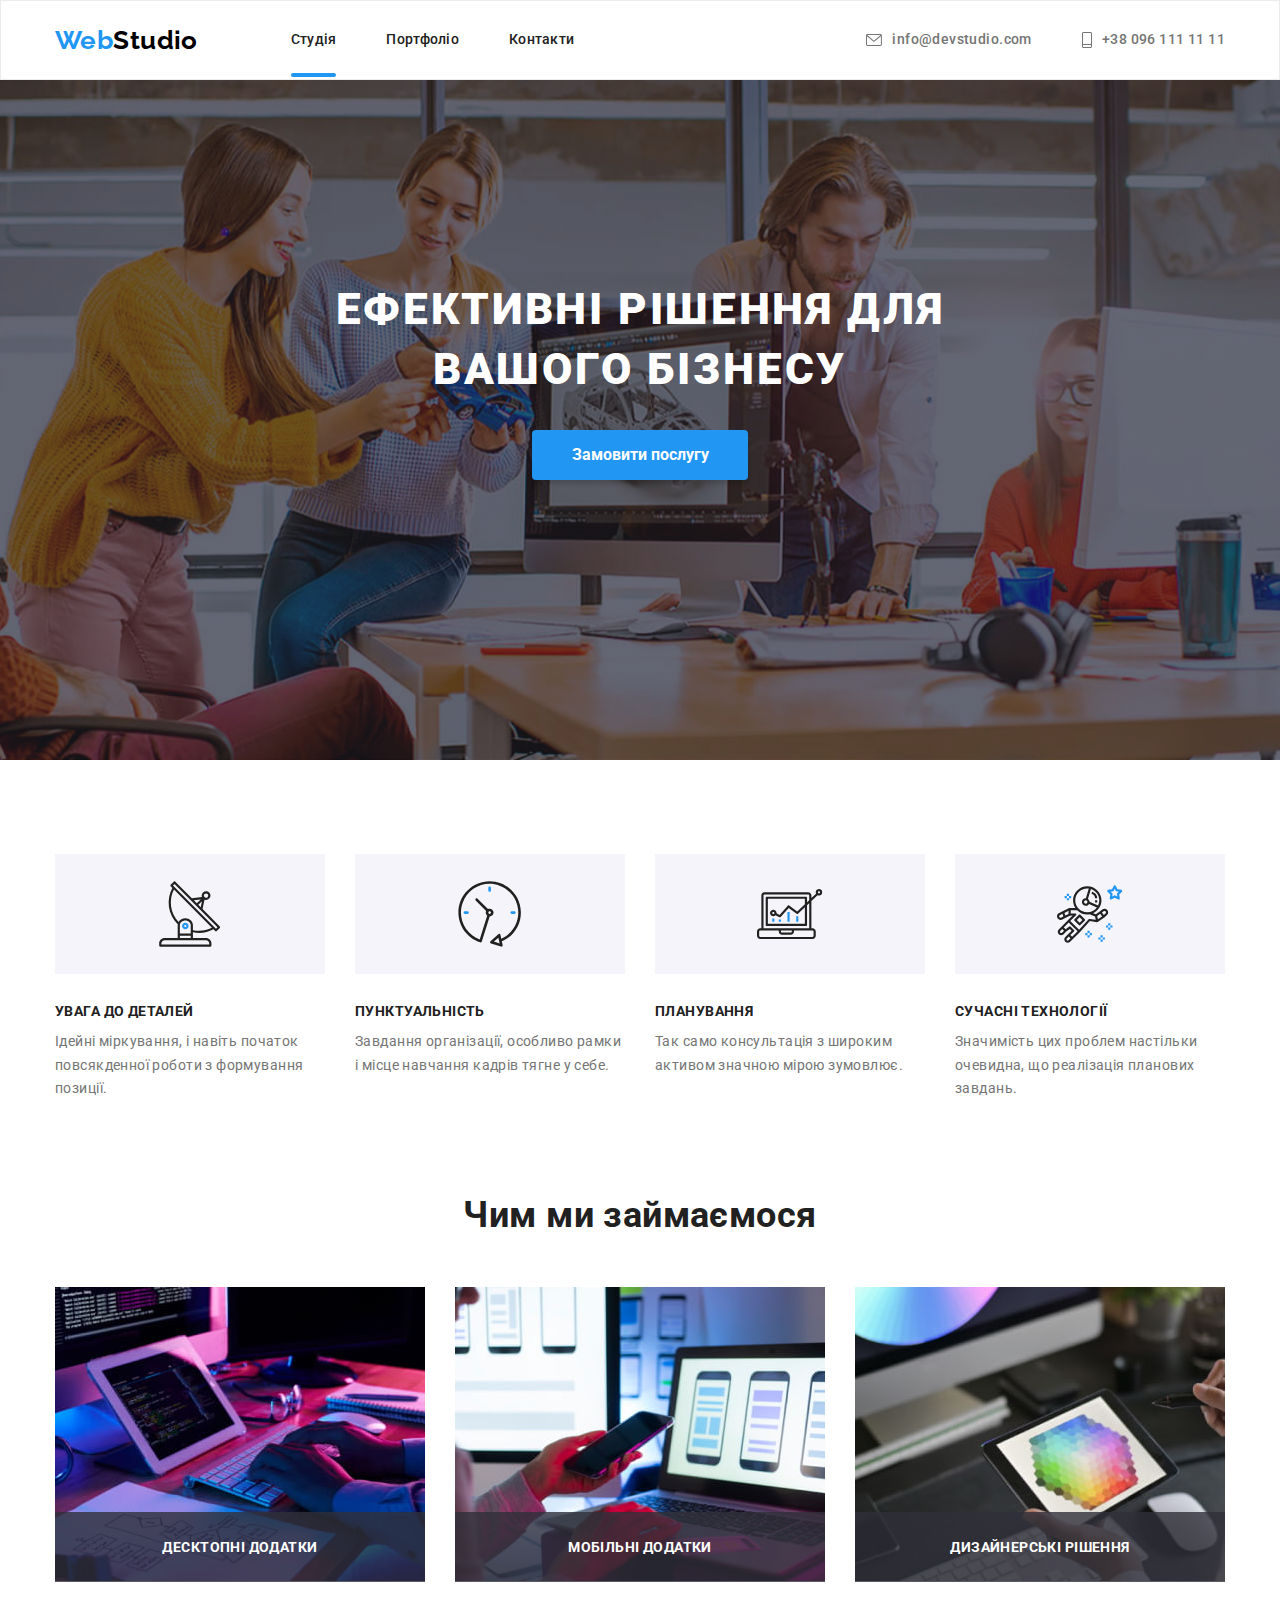
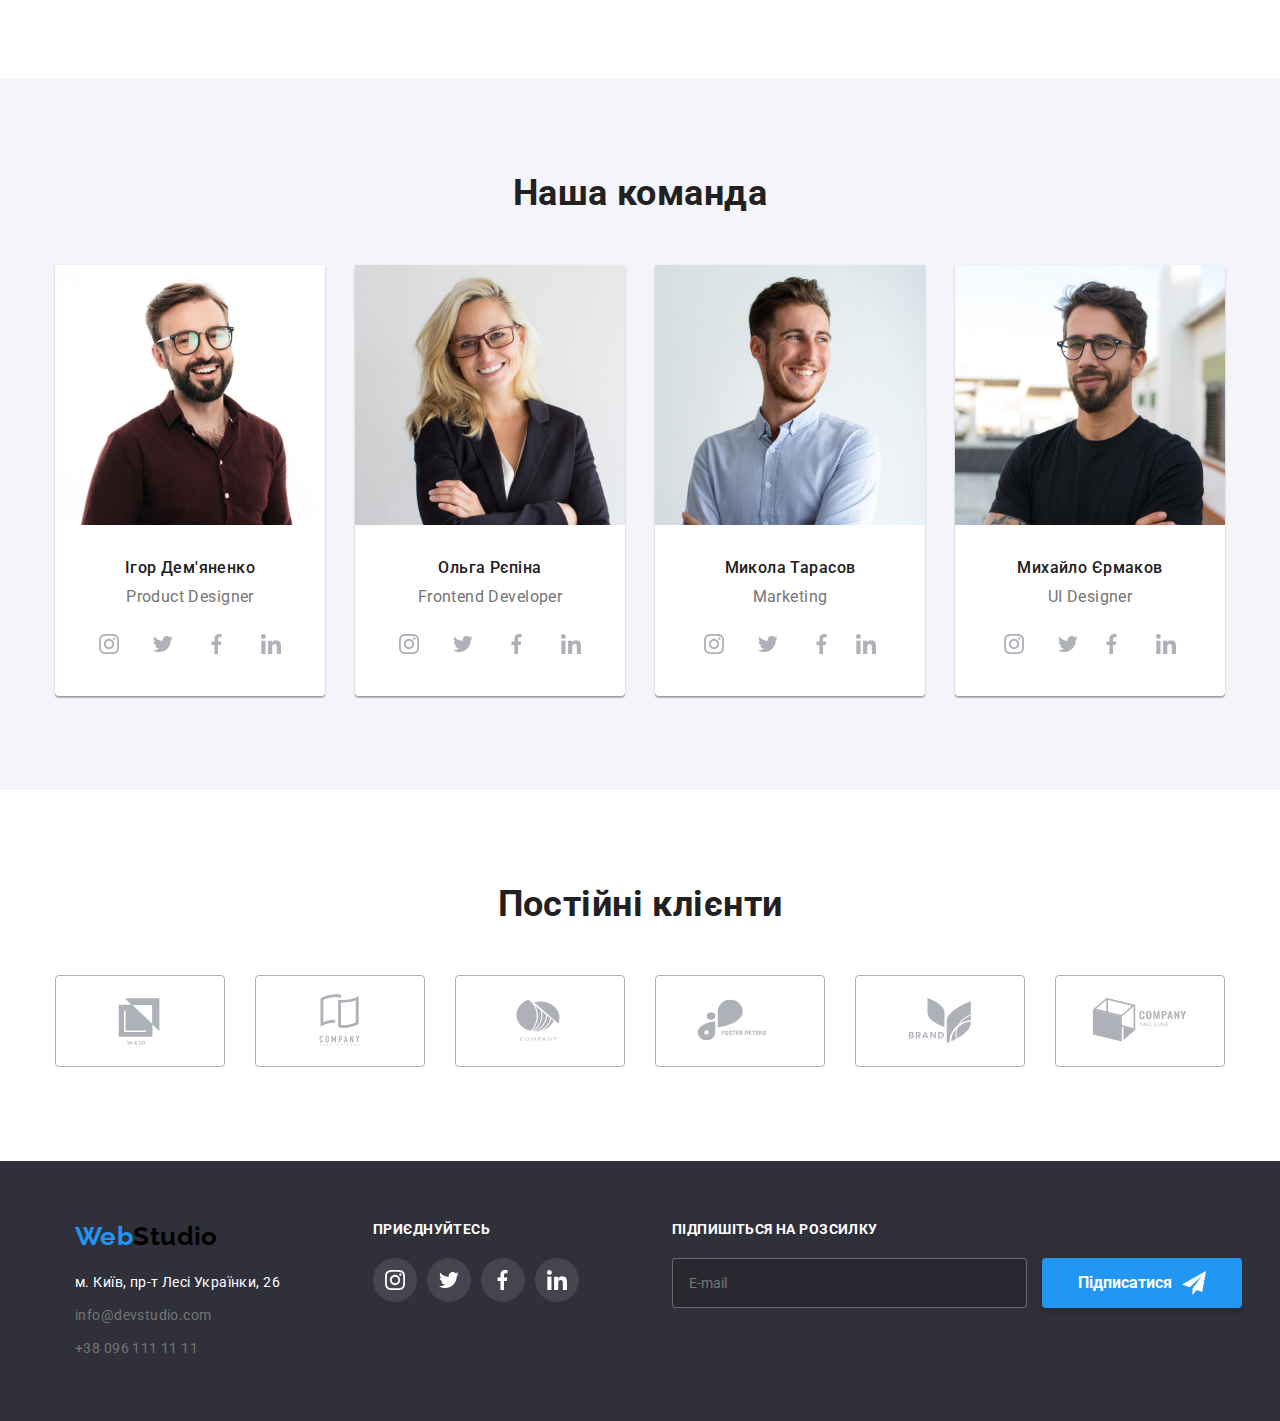
<file: index.html>
<!DOCTYPE html>
<html lang="uk">

<head>
    <meta charset="UTF-8">
    <meta http-equiv="X-UA-Compatible" content="IE=edge">
    <meta name="viewport" content="width=device-width, initial-scale=1.0">
    <link rel="stylesheet" href="./css/normalize.css">
    <link rel="stylesheet" href="./css/main.min.css">
    <link rel="preconnect" href="https://fonts.googleapis.com">
    <link rel="preconnect" href="https://fonts.gstatic.com" crossorigin>
    <link
        href="https://fonts.googleapis.com/css2?family=Raleway:wght@700&family=Roboto:wght@400;500;700;900&display=swap"
        rel="stylesheet">
    <title>WebStudio</title>
</head>

<body>
    <header class="head">
        <div class="container">
            <nav class="d-flex">
                <a class="web" href="./index.html">Web<span class="studio logo">Studio</span></a>
                <ul class="list">
                    <li class="list-itam">
                        <a class="selected" href="./index.html">Студія</a>
                    </li>
                    <li class="list-itam">
                        <a href="./portfolio.html">Портфоліо</a>
                    </li>
                    <li class="list-itam">
                        <a href="./index.html">Контакти</a>
                    </li>
                </ul>
                <ul class="contacts">
                    <li class="contacts-itame">
                        <svg class="contacts-icone" width="16px" height="12px">
                            <use href="./images/symbol-defs.svg#icon-mail"></use>
                        </svg>
                        <a class="mail d-flex" href="mailto:info@devstudio.com">info@devstudio.com
                        </a>
                    </li>
                    <li class="contacts-itame">
                        <svg class="contacts-icone" width="10px" height="16px">
                            <use href="./images/symbol-defs.svg#icon-tell"></use>
                        </svg>
                        <a class="tel d-flex" href="tell:+380961111111">+38 096 111 11 11</a>
                    </li>
                </ul>
        </div>
        </nav>
    </header>
    <main>
        <section class="title d-flex hero ">
            <h1 class="title-h1">ЕФЕКТИВНІ РІШЕННЯ ДЛЯ ВАШОГО БІЗНЕСУ</h1>
            <button data-modal-open class="button" type="button">Замовити послугу</button>
            <div class="bacdrop is-hidden" data-modal>
                <div class="modal">
                    <button class="close" data-modal-close>
                        <svg class="modal-clos" width="11px" height="11px">
                            <use href="./images/symbol-defs.svg#icon-Vector"></use>
                        </svg>
                    </button>
                    <h2 class="form-title">Залиште свої дані, ми вам передзвонимо</h2>
                    <form class="form">
                    <div class="form-field">
                        <label class="label-input"><p class="form-margin">Ім'я</p>
                        <input type="text" class="form-lable" name="username"/>
                        <svg class="label-icon" width="12px" height="12px">
                            <use href="./images/symbol-defs.svg#icon-Vector-3"></use>
                        </svg>
                        </label>
                        <label class="label-input"><p class="form-margin">Телефон</p>
                            <input type="tell" class="form-lable" name="tell"/>
                            <svg class="label-icon" width="12px" height="12px">
                                <use href="./images/symbol-defs.svg#icon-Vector-1"></use>
                            </svg>
                            </label>
                        <label class="label-input"><p class="form-margin">Пошта</p>
                            <input type="email" class="form-lable" name="email"/>
                            <svg class="label-icon" width="12px" height="12px">
                                <use href="./images/symbol-defs.svg#icon-Vector-2"></use>
                            </svg>
                        </label>
                        <label class="label-input"><p class="form-margin">Коментар</p></label>
                            <textarea name="coment" class="form-lable textarea" rows="60" placeholder="Введіть текст"></textarea>
                            <label class="label-input input-row"> 
                        <input class="checkbox" type="checkbox" name="chec" value="Погоджуюся з розсилкою та приймаю Умови договору"/>
                        <span class="checkbox-icon">
                        <svg class="" width="15px" height="15px">
                            <use href="./images/symbol-defs.svg#icon-chek"></use>
                        </svg>
                    </span>
                         <p class="margit-textar">Погоджуюся з розсилкою та приймаю <a class="text-dek" href="">Умови договору</a></p> 
                        </label>
                    </label>
                    </div>
                     <button class="sub" type="submit">Відправити</button> 
                        
                </div>
            </div>
        </section>

        <section class="container section">
            <h2 hidden></h2>
            <ul class="d-flex">
                <li class="about-item">
                    <div class="backround-fon d-flex">
                        <svg class="icon-satellite" width="65.32px" height="70px">
                            <use href="./images/symbol-defs.svg#icon-antenna"></use>
                        </svg>
                    </div>
                    <h3 class="title-list">УВАГА ДО ДЕТАЛЕЙ</h3>
                    <p class="title-list-itam">Ідейні міркування, і навіть початок повсякденної роботи з формування
                        позиції.</p>
                </li>
                <li class="about-item">
                    <div class="backround-fon d-flex">
                        <svg class="icon-satellite" width="65.32px" height="70px">
                            <use href="./images/symbol-defs.svg#icon-cloc"></use>
                        </svg>
                    </div>
                    <h3 class="title-list">ПУНКТУАЛЬНІСТЬ</h3>
                    <p class="title-list-itam">Завдання організації, особливо рамки і місце навчання кадрів тягне у
                        себе.</p>
                </li>
                <li class="about-item">
                    <div class="backround-fon d-flex">
                        <svg class="icon-satellite" width="65.32px" height="70px">
                            <use href="./images/symbol-defs.svg#icon-laptop"></use>
                        </svg>
                    </div>
                    <h3 class="title-list">ПЛАНУВАННЯ</h3>
                    <p class="title-list-itam">Так само консультація з широким активом значною мірою зумовлює.</p>
                </li>
                <li class="about-item">
                    <div class="backround-fon d-flex">
                        <svg class="icon-satellite" width="65.32px" height="70px">
                            <use href="./images/symbol-defs.svg#icon-astronaut"></use>
                        </svg>
                    </div>
                    <h3 class="title-list">СУЧАСНІ ТЕХНОЛОГІЇ</h3>
                    <p class="title-list-itam">Значимість цих проблем настільки очевидна, що реалізація планових
                        завдань.</p>
                </li>
            </ul>
        </section>

        <section class="container">
            <h2 class="title-h2">Чим ми займаємося</h2>
            <ul class="d-flex ">
                <li class="doing-item">
                    <div class="text">
                        <img src="./images/tablet.jpg" alt="клавіатура" width="370" height="294">
                        <p class="label">Десктопні додатки</p>
                    </div>
                </li>
                <li class="doing-item">
                    <div class="text">
                        <img src="./images/smartphone.jpg" alt="ноутбук" width="370" height="294">
                        <p class="label">Мобільні додатки</p>
                    </div>
                </li>
                <li class="doing-item">
                    <div class="text">
                        <img src="./images/tablet color.jpg" alt="планшет" width="370" height="294">
                        <p class="label">Дизайнерські рішення</p>
                    </div>
                </li>
            </ul>
        </section>

        <section class="team-section section">
            <h2 class="title-h2">Наша команда</h2>
            <ul class="d-flex team">
                <li class="team-itam"><img src="./images/igordemyanenko.jpg" alt="Ігор Дем'яненко" width="270"
                        height="260">

                    <h3 class="list-comand">Ігор Дем'яненко</h3>
                    <p class="employee-position">Product Designer</p>
                    <ul class="d-flex team-link">
                        <li class="links">
                            <a class="link" href="https://www.instagram.com/">
                                <svg class="link-icon" width="20px" height="20px">
                                    <use href="./images/symbol-defs.svg#icon-instagram"></use>
                                </svg>
                            </a>
                        </li>
                        <li class="links">
                            <a class="link" href="https://twitter.com/?lang=uk">
                                <svg class="link-icon" width="20px" height="20px">
                                    <use href="./images/symbol-defs.svg#icon-twiter"></use>
                                </svg>
                            </a>
                        </li>
                        <li class="links">
                            <a class="link" href="https://uk-ua.facebook.com/">
                                <svg class="link-icon" width="20px" height="20px">
                                    <use href="./images/symbol-defs.svg#icon-facebook"></use>
                                </svg>
                            </a>
                        </li>
                        <li class="links">
                            <a class="link" href="https://www.linkedin.com/">
                                <svg class="link-icon" width="20px" height="20px">
                                    <use href="./images/symbol-defs.svg#icon-linkedin"></use>
                                </svg>
                            </a>
                        </li>
                    </ul>
                </li>

                <li class="team-itam"><img src="./images/olgarepina.jpg" alt="Ольга Рєпіна" width="270" height="260">


                    <h3 class="list-comand">Ольга Рєпіна</h3>
                    <p class="employee-position">Frontend Developer</p>
                    <ul class="d-flex team-link">
                        <li class="links">
                            <a class="link" href="https://www.instagram.com/">
                                <svg class="link-icon" width="20px" height="20px">
                                    <use href="./images/symbol-defs.svg#icon-instagram"></use>
                                </svg>
                            </a>
                        </li>
                        <li class="links">
                            <a class="link" href="https://twitter.com/?lang=uk">
                                <svg class="link-icon" width="20px" height="20px">
                                    <use href="./images/symbol-defs.svg#icon-twiter"></use>
                                </svg>
                            </a>
                        </li>
                        <li class="links">
                            <a class="link" href="https://uk-ua.facebook.com/">
                                <svg class="link-icon" width="20px" height="20px">
                                    <use href="./images/symbol-defs.svg#icon-facebook"></use>
                                </svg>
                            </a>
                        </li>
                        <li class="links">
                            <a class="link" href="https://www.linkedin.com/">
                                <svg class="link-icon" width="20px" height="20px">
                                    <use href="./images/symbol-defs.svg#icon-linkedin"></use>
                                </svg>
                            </a>
                        </li>
                    </ul>
                </li>

                <li class="team-itam"><img src="./images/nikolaytarasov.jpg" alt="Микола Тарасов" width="270"
                        height="260">


                    <h3 class="list-comand">Микола Тарасов</h3>
                    <p class="employee-position">Marketing</p>
                    <ul class="d-flex team-link">
                        <li class="links">
                            <a class="link" href="https://www.instagram.com/">
                                <svg class="link-icon" width="20px" height="20px">
                                    <use href="./images/symbol-defs.svg#icon-instagram"></use>
                                </svg>
                            </a>
                        </li>
                        <li class="links">
                            <a class="link" href="https://twitter.com/?lang=uk">
                                <svg class="link-icon" width="20px" height="20px">
                                    <use href="./images/symbol-defs.svg#icon-twiter"></use>
                                </svg>
                            </a>
                        </li class="links">
                        <li>
                            <a class="link" href="https://uk-ua.facebook.com/">
                                <svg class="link-icon" width="20px" height="20px">
                                    <use href="./images/symbol-defs.svg#icon-facebook"></use>
                                </svg>
                            </a>
                        </li>
                        <li class="links">
                            <a class="link" href="https://www.linkedin.com/">
                                <svg class="link-icon" width="20px" height="20px">
                                    <use href="./images/symbol-defs.svg#icon-linkedin"></use>
                                </svg>
                            </a>
                        </li>
                    </ul>
                </li>

                <li class="team-itam"><img src="./images/mihailermakov.jpg" alt="Михайло Єрмаков" width="270"
                        height="260">
                    <h3 class="list-comand">Михайло Єрмаков</h3>
                    <p class="employee-position">UI Designer</p>
                    <ul class="d-flex team-link">
                        <li class="links">
                            <a class="link" href="https://www.instagram.com/">
                                <svg class="link-icon" width="20px" height="20px">
                                    <use href="./images/symbol-defs.svg#icon-instagram"></use>
                                </svg>
                            </a>
                        </li class="links">
                        <li>
                            <a class="link" href="https://twitter.com/?lang=uk">
                                <svg class="link-icon" width="20px" height="20px">
                                    <use href="./images/symbol-defs.svg#icon-twiter"></use>
                                </svg>
                            </a>
                        </li>
                        <li class="links">
                            <a class="link" href="https://uk-ua.facebook.com/">
                                <svg class="link-icon" width="20px" height="20px">
                                    <use href="./images/symbol-defs.svg#icon-facebook"></use>
                                </svg>
                            </a>
                        </li>
                        <li class="links">
                            <a class="link" href="https://www.linkedin.com/">
                                <svg class="link-icon" width="20px" height="20px">
                                    <use href="./images/symbol-defs.svg#icon-linkedin"></use>
                                </svg>
                            </a>
                        </li>
                    </ul>
                </li>
            </ul>
        </section>

        <section class="section">
            <h2 class="title-h2">Постійні клієнти</h2>
            <ul class="d-flex company">
                <li class="company-item">
                    <svg width="106px" height="60px">
                        <use href="./images/symbol-defs.svg#icon-yago"></use>
                    </svg>
                </li>
                <li class="company-item">
                    <svg width="106px" height="60px">
                        <use href="./images/symbol-defs.svg#icon-teglinehere"></use>
                    </svg>
                </li>
                <li class="company-item">
                    <svg width="106px" height="60px">
                        <use href="./images/symbol-defs.svg#icon-company"></use>
                    </svg>
                </li>
                <li class="company-item">
                    <svg width="106px" height="60px">
                        <use href="./images/symbol-defs.svg#icon-Fosterpeters"></use>
                    </svg>
                </li>
                <li class="company-item">
                    <svg width="106px" height="60px">
                        <use href="./images/symbol-defs.svg#icon-brand"></use>
                    </svg>
                </li>
                <li class="company-item">
                    <svg width="106px" height="60px">
                        <use href="./images/symbol-defs.svg#icon-tagline"></use>
                    </svg>
                </li>
            </ul>
        </section>
    </main>

    <footer class="footer">
        <ul class="footer-container container">
            <li class="footer-left">
                <address class="">
                    <a class="web" href="./index.html">Web<span class="studio bottom">Studio</span></a>

                    <ul class="footer-list">
                        <li> <a class="adres-footer" href="">м. Київ, пр-т Лесі Українки, 26</a>
                        </li>
                        <li class="footer-list-itam">
                            <a href="mailto:info@devstudio.com">info@devstudio.com</a>
                        </li>
                        <li class="footer-list-itam">
                            <a href="tell:+380961111111">+38 096 111 11 11</a>
                        </li>
                    </ul>
                </address>
            </li>

            <li class="">
                <h3 class="text-footer">приєднуйтесь</h3>
                <ul class="social footer-left">
                    <li class="social-item">
                        <a class="link-footer" href="https://www.instagram.com/">
                            <svg class="icon-footer" width="20px" height="20xp">
                                <use href="./images/symbol-defs.svg#icon-instagram"></use>
                            </svg>
                        </a>
                    </li>
                    <li class="social-item">
                        <a class="link-footer" href="https://twitter.com/?lang=uk">
                            <svg class="icon-footer" width="20px" height="20px">
                                <use href="./images/symbol-defs.svg#icon-twiter"></use>
                            </svg>
                        </a>
                    </li>
                    <li class="social-item">
                        <a class="link-footer" href="https://uk-ua.facebook.com/">
                            <svg class="icon-footer" width="20px" height="20px">
                                <use href="./images/symbol-defs.svg#icon-facebook"></use>
                            </svg>
                        </a>
                    </li>
                    <li class="social-item">
                        <a class="link-footer" href="https://www.linkedin.com/">
                            <svg class="icon-footer" width="20px" height="20px">
                                <use href="./images/symbol-defs.svg#icon-linkedin"></use>
                            </svg>
                        </a>
                    </li>

                    
                </ul>
            </li>
            <li class="submit-footer">
                <h3 class="text-footer">Підпишіться на розсилку</h3>
                <form name="signup_form" autocomplete="on" novalidate>
                    <label >
                      <input class ="footer-label" type="email" name="email"
                      placeholder ="E-mail" />
                    </label>
                    <button class="submit" type="submit">Підписатися
                        <svg class="but-icon" width="24px" height="24px">
                            <use href="./images/symbol-defs.svg#icon-icon-send"></use>
                        </svg>
                    </button>
                  </form>
            </li>
        <ul>
    </footer>
    <script src="./js/modal.js"></script>
</body>

</html>
</file>
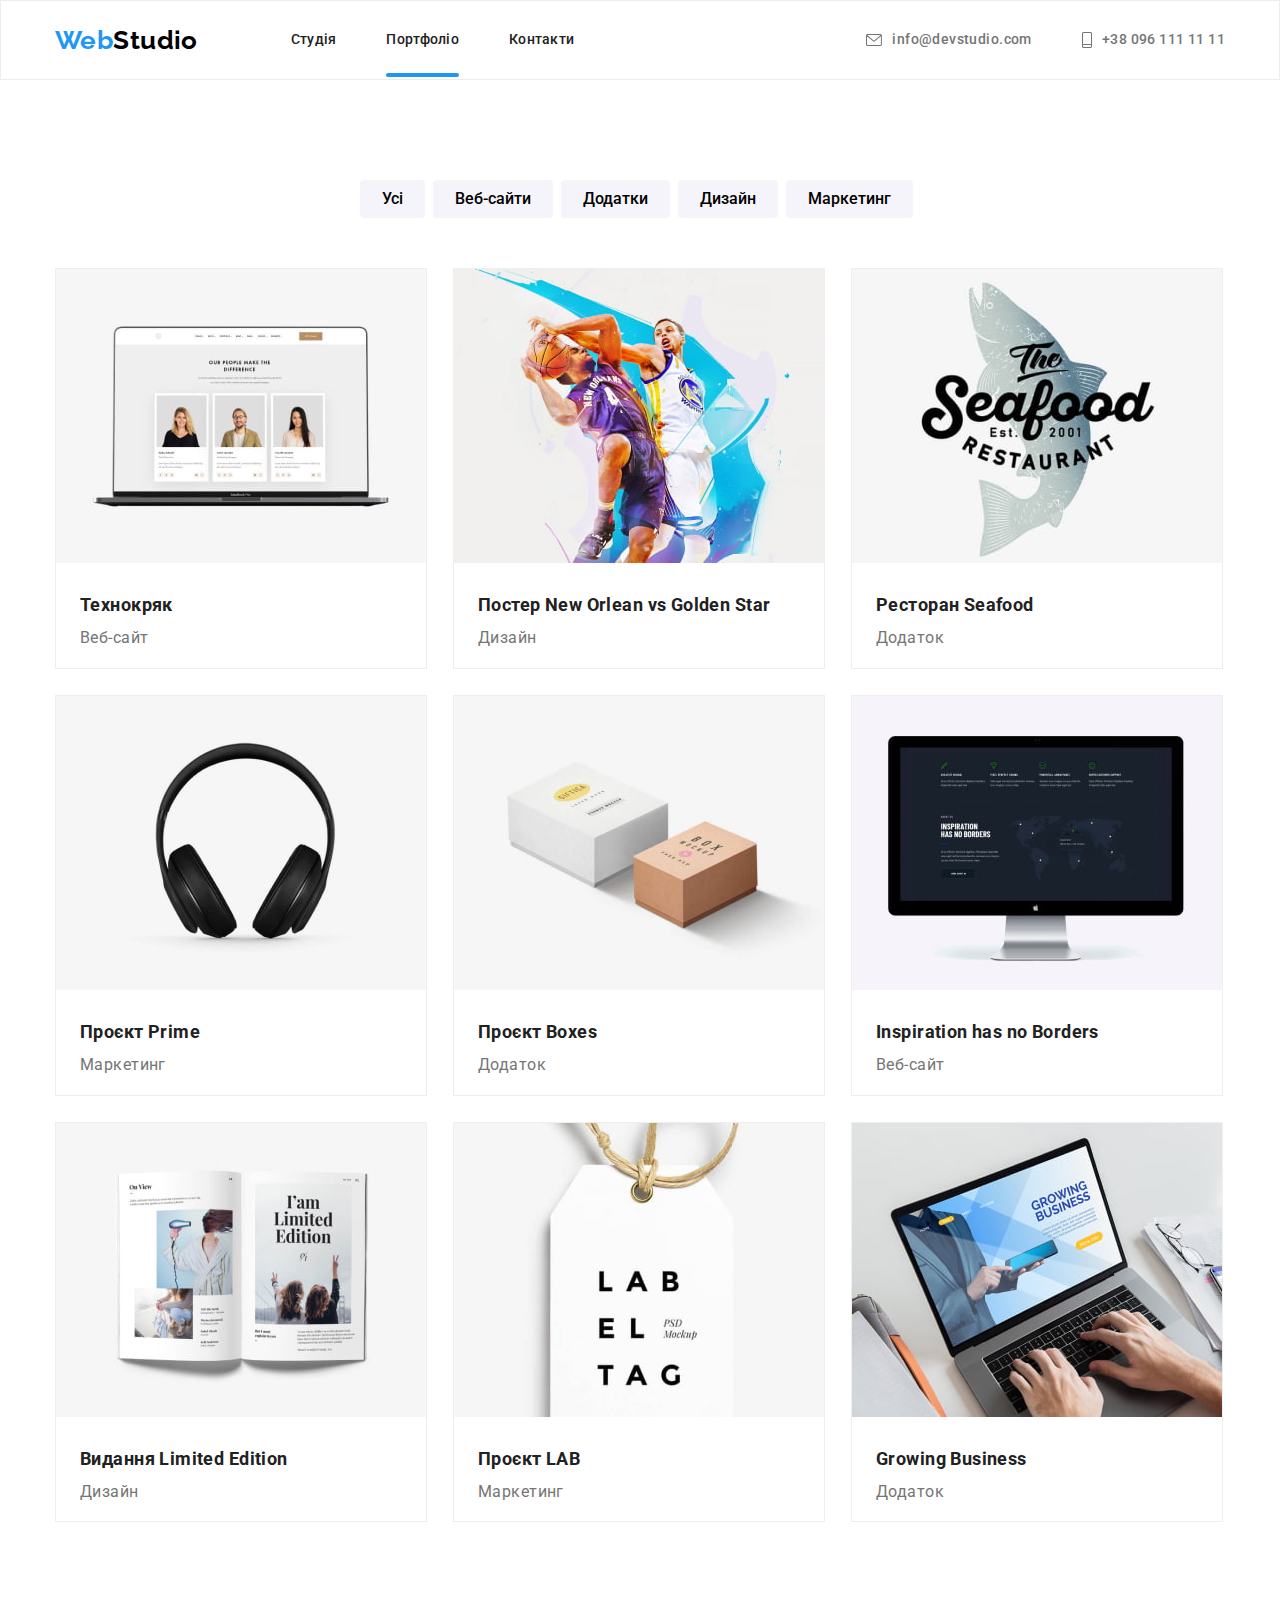
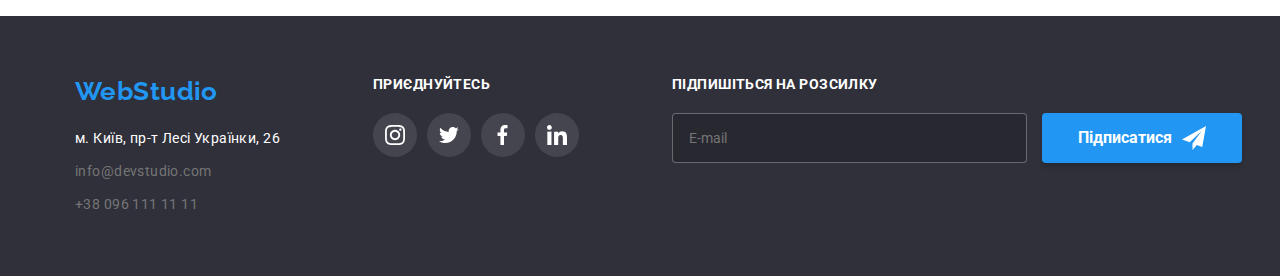
<file: portfolio.html>
<!DOCTYPE html>
<html lang="uk">

<head>
    <meta charset="UTF-8">
    <meta http-equiv="X-UA-Compatible" content="IE=edge">
    <meta name="viewport" content="width=device-width, initial-scale=1.0">
    <link rel="stylesheet" href="./css/normalize.css">
    <link rel="stylesheet" href="./css/portfolio.min.css">
    <link rel="preconnect" href="https://fonts.googleapis.com">
    <link rel="preconnect" href="https://fonts.gstatic.com" crossorigin>
    <link
        href="https://fonts.googleapis.com/css2?family=Raleway:wght@700&family=Roboto:wght@400;500;700;900&display=swap"
        rel="stylesheet">
    <title>Portfolio</title>
</head>

<body>
    <header class="head">
        <div class="container">

            <nav class="d-flex">

                <a class="web" href="./index.html">Web<span class="studio logo">Studio</span></a>

                <ul class="list">
                    <li class="list-itam">
                        <a href="./index.html">Студія</a>
                    </li>
                    <li class="list-itam">
                        <a class="selected" href="./portfolio.html">Портфоліо</a>
                    </li>
                    <li class="list-itam">
                        <a href="./index.html">Контакти</a>
                    </li>
                </ul>
                <ul class="contacts">
                    <li class="contacts-itame">
                        <svg class="contacts-icone" width="16px" height="12px">
                            <use href="./images/symbol-defs.svg#icon-mail"></use>
                        </svg>
                        <a class="mail d-flex" href="mailto:info@devstudio.com">info@devstudio.com
                        </a>
                    </li>
                    <li class="contacts-itame">
                        <svg class="contacts-icone" width="10px" height="16px">
                            <use href="./images/symbol-defs.svg#icon-tell"></use>
                        </svg>
                        <a class="tel d-flex" href="tell:+380961111111">+38 096 111 11 11</a>
                    </li>
                </ul>
        </div>
        </nav>

        </div>
    </header>
    <main>
        <nav>
            <ul class="d-flex navigait">
                <li><button class="button-li" type="button">Усі</button></li>
                <li><button class="button-li" type="button">Веб-сайти</button></li>
                <li><button class="button-li" type="button">Додатки</button></li>
                <li><button class="button-li" type="button">Дизайн</button></li>
                <li><button class="button-li" type="button">Маркетинг</button></li>
            </ul>
        </nav>
        <section class="container section">
            <ul class="d-flex prtf-list">
                <li class="nav-itame">
                    <div class="owerlay">
                        <img src="./images/mak.jpg" alt="тут зображиний ноутбук" width="370" height="294">
                        <div class="product-overlay">
                            <p>Ресурс пропонує комплексні пропозиції з різним рівнем функціоналу та сервісів. Все це
                                дозволить відвідувачу отримати
                                вичерпні відомості про компанію чи приватну особу.</p>
                        </div>
                    </div>
                    <h2 class="li-title">Технокряк</h2>
                    <span class="li-span">Веб-сайт</span>

                </li>
                <li class="nav-itame">
                    <img src="./images/bask.jpg" alt="тут зображені гравці баскетболу" width="370" height="294">
                    <h2 class="li-title">Постер New Orlean vs Golden Star</h2>
                    <span class="li-span">Дизайн</span>
                </li>
                <li class="nav-itame">
                    <img src="./images/fish.jpg" alt="тут зображений логотип ресторану" width="370" height="294">
                    <h2 class="li-title">Ресторан Seafood</h2>
                    <span class="li-span">Додаток</span>
                </li>
                <li class="nav-itame">
                    <img src="./images/handsfre.jpg" alt="тут зображені наушники" width="370" height="294">
                    <h2 class="li-title">Проєкт Prime</h2>
                    <span class="li-span">Маркетинг</span>
                </li>
                <li class="nav-itame">
                    <img src="./images/box.jpg" alt="тут зображені коробки" width="370" height="294">
                    <h2 class="li-title">Проєкт Boxes</h2>
                    <span class="li-span">Додаток</span>
                </li>
                <li class="nav-itame">
                    <img src="./images/imak.jpg" alt="тут зображений компютер" width="370" height="294">
                    <h2 class="li-title">Inspiration has no Borders</h2>
                    <span class="li-span">Веб-сайт</span>
                </li>
                <li class="nav-itame">
                    <img src="./images/book.jpg" alt="тут зображена книга" width="370" height="294">
                    <h2 class="li-title">Видання Limited Edition</h2>
                    <span class="li-span">Дизайн</span>
                </li>
                <li class="nav-itame">
                    <img src="./images/labeltag.jpg" alt="проек LAB" width="370" height="294">
                    <h2 class="li-title">Проєкт LAB</h2>
                    <span class="li-span">Маркетинг</span>
                </li>
                <li class="nav-itame">
                    <img src="./images/makbook.jpg" alt="тут зображений ноутбук" width="370" height="294">
                    <h2 class="li-title">Growing Business</h2>
                    <span class="li-span">Додаток</span>
                </li>
            </ul>
        </section>
    </main>
    <footer class="footer">
        <ul class="footer-container container">
            <li class="footer-left">
                <address class="">
                    <a class="web" href="./index.html">Web<span class="studio-bottom">Studio</span></a>

                    <ul class="footer-list">
                        <li> <a class="adres-footer" href="">м. Київ, пр-т Лесі Українки, 26</a>
                        </li>
                        <li class="footer-list-itam">
                            <a href="mailto:info@devstudio.com">info@devstudio.com</a>
                        </li>
                        <li class="footer-list-itam">
                            <a href="tell:+380961111111">+38 096 111 11 11</a>
                        </li>
                    </ul>
                </address>
            </li>

            <li class="">
                <h3 class="text-footer">приєднуйтесь</h3>
                <ul class="social footer-left">
                    <li class="social-item">
                        <a class="link-footer" href="https://www.instagram.com/">
                            <svg class="icon-footer" width="20px" height="20xp">
                                <use href="./images/symbol-defs.svg#icon-instagram"></use>
                            </svg>
                        </a>
                    </li>
                    <li class="social-item">
                        <a class="link-footer" href="https://twitter.com/?lang=uk">
                            <svg class="icon-footer" width="20px" height="20px">
                                <use href="./images/symbol-defs.svg#icon-twiter"></use>
                            </svg>
                        </a>
                    </li>
                    <li class="social-item">
                        <a class="link-footer" href="https://uk-ua.facebook.com/">
                            <svg class="icon-footer" width="20px" height="20px">
                                <use href="./images/symbol-defs.svg#icon-facebook"></use>
                            </svg>
                        </a>
                    </li>
                    <li class="social-item">
                        <a class="link-footer" href="https://www.linkedin.com/">
                            <svg class="icon-footer" width="20px" height="20px">
                                <use href="./images/symbol-defs.svg#icon-linkedin"></use>
                            </svg>
                        </a>
                    </li>

                    
                </ul>
            </li>
            <li class="">
                <h3 class="text-footer">Підпишіться на розсилку</h3>
                <form name="signup_form" autocomplete="on" novalidate>
                    <label >
                      <input class="footer-label" type="email" name="email"
                      placeholder="E-mail" />
                    </label>
                    <button class="submit" type="submit">Підписатися
                        <svg class="but-icon" width="24px" height="24px">
                            <use href="./images/symbol-defs.svg#icon-icon-send"></use>
                        </svg>
                    </button>
                  </form>
            </li>
        <ul>
    </footer>
</body>

</html>
</file>
<file: css/main.min.css>
body{font-family:"Roboto",sans-serif;letter-spacing:.03em;color:#757575}.container{width:1200px;padding:0 15px;margin:0 auto}.section{padding-top:94px;padding-bottom:94px}.d-flex{display:-webkit-box;display:-ms-flexbox;display:flex}.team-section{background-color:#f5f4fa}.footer{padding:60px;background-color:#2f303a}.social{display:-webkit-box;display:-ms-flexbox;display:flex;-webkit-box-orient:horizontal;-webkit-box-direction:normal;-ms-flex-direction:row;flex-direction:row}.footer-left{margin-right:93px}.head{border:1px solid #ececec;display:-webkit-box;display:-ms-flexbox;display:flex;height:80px;-webkit-box-align:center;-ms-flex-align:center;align-items:center}.web{font-style:normal;font-family:"Raleway",sans-serif;font-weight:700;line-height:1.16;font-size:26px;color:#2196f3}.studio{text-decoration:none;color:#000;font-family:"Raleway",sans-serif;font-weight:700;line-height:1.16;font-size:26px}.selected{position:relative}.selected::after{content:"";position:absolute;display:block;left:0;bottom:-190%;width:100%;height:4px;background:#2196f3;border-radius:2px}.list{display:-webkit-box;display:-ms-flexbox;display:flex;-webkit-box-align:center;-ms-flex-align:center;align-items:center;margin-left:93px;font-weight:500;line-height:1.14;font-size:14px;letter-spacing:.02em;color:#212121}.list-itam>a{color:#212121;-webkit-transition:color 250ms cubic-bezier(0.4, 0, 0.2, 1);transition:color 250ms cubic-bezier(0.4, 0, 0.2, 1)}.list-itam>a:hover,.list-itam>a:focus{color:#2196f3}.list-itam>.selected{color:var(--blue)}.list-itam:not(:last-child){margin-right:50px}.contacts{display:-webkit-box;display:-ms-flexbox;display:flex;-webkit-box-align:center;-ms-flex-align:center;align-items:center;margin-left:auto;font-weight:500;line-height:1.14;font-size:14px}.contacts-itame{display:-webkit-box;display:-ms-flexbox;display:flex;-webkit-box-align:center;-ms-flex-align:center;align-items:center;color:#757575}.contacts-itame:hover{cursor:pointer;color:#2196f3;fill:#2196f3}.contacts-icone{margin-right:10px;fill:currentColor}.mail{color:#757575;margin-right:50px;-webkit-transition:color 250ms cubic-bezier(0.4, 0, 0.2, 1);transition:color 250ms cubic-bezier(0.4, 0, 0.2, 1)}.mail:hover,.mail:focus{cursor:pointer;color:#2196f3}.tel{color:var(--teal);-webkit-transition:color 250ms cubic-bezier(0.4, 0, 0.2, 1);transition:color 250ms cubic-bezier(0.4, 0, 0.2, 1)}.tel:hover,.tel:focus{cursor:pointer;color:var(--blue)}.title{background-color:#2f303a;padding:200px 482px 280px;background-image:-webkit-gradient(linear, left top, right top, from(rgba(47, 48, 58, 0.4)), to(rgba(47, 48, 58, 0.4))),url(../images/fon.svg);background-image:linear-gradient(to right, rgba(47, 48, 58, 0.4), rgba(47, 48, 58, 0.4)),url(../images/fon.svg);background-position:center;background-size:cover}.title-h1{width:696px;font-weight:900;letter-spacing:.06em;font-size:44px;line-height:1.36;color:#fff;text-align:center}.hero{-webkit-box-orient:vertical;-webkit-box-direction:normal;-ms-flex-direction:column;flex-direction:column;-webkit-box-pack:center;-ms-flex-pack:center;justify-content:center;-webkit-box-align:center;-ms-flex-align:center;align-items:center}.button{margin-top:30px;width:216px;height:50px;background-color:#2196f3;color:#fff;font-weight:700;font-size:16px;line-height:1.87;-webkit-box-shadow:0px 4px 4px rgba(0,0,0,.15);box-shadow:0px 4px 4px rgba(0,0,0,.15);border-radius:4px;border:0px}.button:focus,.button:hover{cursor:pointer}.bacdrop{position:fixed;z-index:1;top:0;left:0;width:100%;height:100%;background-color:rgba(0,0,0,.2)}.bacdrop.is-hidden{opacity:0;pointer-events:none}.modal{position:absolute;z-index:1;top:50%;left:50%;-webkit-transform:translate(-50%, -50%);transform:translate(-50%, -50%);min-width:528px;min-height:581px;-webkit-box-shadow:0px 1px 3px rgba(0,0,0,.12),0px 1px 1px rgba(0,0,0,.14),0px 2px 1px rgba(0,0,0,.2);box-shadow:0px 1px 3px rgba(0,0,0,.12),0px 1px 1px rgba(0,0,0,.14),0px 2px 1px rgba(0,0,0,.2);border-radius:4px;background-color:#fff}.close{position:absolute;display:-webkit-box;display:-ms-flexbox;display:flex;-webkit-box-pack:center;-ms-flex-pack:center;justify-content:center;-webkit-box-align:center;-ms-flex-align:center;align-items:center;top:0;right:0;margin-top:8px;margin-right:8px;width:30px;height:30px;background:#fff;border:1px solid rgba(0,0,0,.1);border-radius:50%;-webkit-transition:fill 250ms cubic-bezier(0.4, 0, 0.2, 1);transition:fill 250ms cubic-bezier(0.4, 0, 0.2, 1)}.close:hover{cursor:pointer;fill:#2196f3}.form-title{margin-top:40px;margin-bottom:12px;font-weight:700;font-size:20px;line-height:23px;text-align:center;color:#212121}.form-field{display:-webkit-box;display:-ms-flexbox;display:flex;-webkit-box-pack:center;-ms-flex-pack:center;justify-content:center;-webkit-box-align:baseline;-ms-flex-align:baseline;align-items:baseline;-webkit-box-orient:vertical;-webkit-box-direction:normal;-ms-flex-direction:column;flex-direction:column}.form-field .label-input{position:relative;display:-webkit-box;display:-ms-flexbox;display:flex;-webkit-box-orient:vertical;-webkit-box-direction:normal;-ms-flex-direction:column;flex-direction:column;font-size:12px;line-height:14px;margin-left:41px;color:#757575;-webkit-transition:-webkit-transform 250ms cubic-bezier(0.4, 0, 0.2, 1);transition:-webkit-transform 250ms cubic-bezier(0.4, 0, 0.2, 1);transition:transform 250ms cubic-bezier(0.4, 0, 0.2, 1);transition:transform 250ms cubic-bezier(0.4, 0, 0.2, 1), -webkit-transform 250ms cubic-bezier(0.4, 0, 0.2, 1)}.form-field .form-margin{margin-bottom:4px}.form-field .margit-textar{margin-left:8.38px}.form-field .text-dek{text-decoration:underline;color:#2196f3}.form-field .form-lable{position:relative;margin-bottom:10px;width:448px;height:40px;padding-left:42px;border:1px solid rgba(33,33,33,.2);border-radius:4px}.form-field .form-lable:focus{border-color:#2196f3}.form-field .form-lable:focus+.label-icon{fill:#2196f3}.form-field .label-icon{position:absolute;top:58%;left:15px;-webkit-transform:translateY(-58%);transform:translateY(-58%)}.form-field .textarea{padding:12px 16px;resize:none;height:120px;margin-bottom:20px}.form-field .input-row{-webkit-box-orient:horizontal;-webkit-box-direction:normal;-ms-flex-direction:row;flex-direction:row}.form-field .checkbox{-webkit-appearance:none;-moz-appearance:none;appearance:none}.form-field .checkbox-icon{display:-webkit-box;display:-ms-flexbox;display:flex;-webkit-box-pack:center;-ms-flex-pack:center;justify-content:center;-webkit-box-align:center;-ms-flex-align:center;align-items:center;width:16px;height:15px;border:2px solid #212121;border-radius:2px}.form-field .checkbox:checked+.checkbox-icon{border-color:#2196f3;background-color:#2196f3}.sub{margin-left:164px;margin-top:30px;width:216px;height:50px;background-color:#2196f3;color:#fff;font-weight:700;font-size:16px;line-height:1.87;-webkit-box-shadow:0px 4px 4px rgba(0,0,0,.15);box-shadow:0px 4px 4px rgba(0,0,0,.15);border-radius:4px;border:0px}.sub:hover{cursor:pointer}.title-list{font-weight:700;font-size:14px;letter-spacing:.03em;line-height:1.14;color:#212121}.title-list-itam{margin-top:10px;font-size:14px;line-height:1.71}.backround-fon{-webkit-box-pack:center;-ms-flex-pack:center;justify-content:center;-webkit-box-align:center;-ms-flex-align:center;align-items:center;width:270px;height:120px;margin-bottom:30px;background-color:#f5f4fa}.about-item:not(:last-child){margin-right:30px}.title-h2{padding-bottom:50px;display:block;font-weight:700;font-size:36px;line-height:1.16;color:#212121;text-align:center}.text{position:relative}.text .label{position:absolute;bottom:1%;width:370px;height:70px;background-color:rgba(47,48,58,.8);font-weight:700;color:#fff;display:-webkit-box;display:-ms-flexbox;display:flex;-webkit-box-pack:center;-ms-flex-pack:center;justify-content:center;-webkit-box-align:center;-ms-flex-align:center;align-items:center;font-size:14px;line-height:16px;text-transform:uppercase}.doing-item{padding-bottom:94px}.doing-item:not(:last-child){margin-right:30px}.team-itam{background-color:#fff;width:270px;-webkit-box-shadow:0px 1px 3px rgba(0,0,0,.12),0px 1px 1px rgba(0,0,0,.14),0px 2px 1px rgba(0,0,0,.2);box-shadow:0px 1px 3px rgba(0,0,0,.12),0px 1px 1px rgba(0,0,0,.14),0px 2px 1px rgba(0,0,0,.2);border-radius:0px 0px 4px 4px}.team{-webkit-box-pack:center;-ms-flex-pack:center;justify-content:center}.team-itam{background-color:#fff;width:270px;-webkit-box-shadow:0px 1px 3px rgba(0,0,0,.12),0px 1px 1px rgba(0,0,0,.14),0px 2px 1px rgba(0,0,0,.2);box-shadow:0px 1px 3px rgba(0,0,0,.12),0px 1px 1px rgba(0,0,0,.14),0px 2px 1px rgba(0,0,0,.2);border-radius:0px 0px 4px 4px}.team-itam:not(:last-child){margin-right:30px}.list-comand{margin-top:30px;font-weight:500;font-size:16px;line-height:1.18;color:#212121;text-align:center}.employee-position{margin-top:10px;margin-bottom:15px;font-size:16px;line-height:1.18;text-align:center}.team-link{display:-webkit-box;display:-ms-flexbox;display:flex;-webkit-box-pack:center;-ms-flex-pack:center;justify-content:center;-webkit-box-align:center;-ms-flex-align:center;align-items:center}.team-link .link{display:-webkit-box;display:-ms-flexbox;display:flex;-webkit-box-pack:center;-ms-flex-pack:center;justify-content:center;-webkit-box-align:center;-ms-flex-align:center;align-items:center;width:44px;height:44px;margin-bottom:30px;border-radius:50%;color:#afb1b8;-webkit-transition:background 250ms cubic-bezier(0.4, 0, 0.2, 1);transition:background 250ms cubic-bezier(0.4, 0, 0.2, 1)}.team-link .link:hover{color:#fff;background-color:#2196f3}.team-link .links:not(:last-child){margin-right:10px}.link-icon{fill:currentColor;-webkit-transition:color 250ms cubic-bezier(0.4, 0, 0.2, 1);transition:color 250ms cubic-bezier(0.4, 0, 0.2, 1)}.company{-webkit-box-pack:center;-ms-flex-pack:center;justify-content:center}.company-item{display:-webkit-box;display:-ms-flexbox;display:flex;-webkit-box-pack:center;-ms-flex-pack:center;justify-content:center;-webkit-box-align:center;-ms-flex-align:center;align-items:center;border-radius:4px;border:1px solid #afb1b8;fill:#afb1b8;width:170px;height:92px;-webkit-transition:fill 250ms cubic-bezier(0.4, 0, 0.2, 1);transition:fill 250ms cubic-bezier(0.4, 0, 0.2, 1)}.company-item:not(:last-child){margin-right:30px}.company-item:hover{cursor:pointer;fill:#2196f3;border:1px solid #2196f3}.footer-container{display:-webkit-box;display:-ms-flexbox;display:flex;-ms-flex-wrap:wrap;flex-wrap:wrap;-webkit-box-pack:start;-ms-flex-pack:start;justify-content:start}.footer-container-left{margin-right:93px}.adres-footer{display:inline-block;padding-top:20px;font-size:14px;line-height:1.71;color:#fff;font-style:normal}.footer-list-itam{padding-top:9px}.footer-list-itam>a{font-size:14px;line-height:1.71;color:var(--teal);font-style:normal}.text-footer{text-transform:uppercase;font-weight:700;line-height:16.41px;font-size:14px;color:#fff;margin-bottom:20px}.social-item:not(:last-child){margin-right:10px}.link-footer{display:-webkit-box;display:-ms-flexbox;display:flex;-webkit-box-pack:center;-ms-flex-pack:center;justify-content:center;-webkit-box-align:center;-ms-flex-align:center;align-items:center;width:44px;height:44px;margin-bottom:30px;border-radius:50%;background:rgba(255,255,255,.1);color:#fff;-webkit-transition:background 250ms cubic-bezier(0.4, 0, 0.2, 1);transition:background 250ms cubic-bezier(0.4, 0, 0.2, 1)}.link-footer:hover{background-color:#2196f3}.icon-footer{fill:currentColor}.submit{display:-webkit-inline-box;display:-ms-inline-flexbox;display:inline-flex;-webkit-box-pack:center;-ms-flex-pack:center;justify-content:center;-webkit-box-align:center;-ms-flex-align:center;align-items:center;width:200px;height:50px;border:0px;margin-left:12px;font-weight:700;font-size:16px;line-height:30px;color:#fff;background-color:#2196f3;-webkit-box-shadow:0px 4px 4px rgba(0,0,0,.15);box-shadow:0px 4px 4px rgba(0,0,0,.15);border-radius:4px}.submit:hover{cursor:pointer}.submit .but-icon{margin-left:10px}.footer-label{padding:16px;height:50px;width:355px;border:1px solid rgba(255,255,255,.3);border-radius:4px}.footer-label:-moz-placeholder-shown{background-color:rgba(0,0,0,.15)}.footer-label:-ms-input-placeholder{background-color:rgba(0,0,0,.15)}.footer-label:placeholder-shown{background-color:rgba(0,0,0,.15)}/*# sourceMappingURL=main.min.css.map */
</file>
<file: css/portfolio.min.css>
body{font-family:"Roboto",sans-serif;letter-spacing:.03em;color:#757575}.container{width:1200px;padding:0 15px;margin:0 auto}.section{padding-top:94px;padding-bottom:94px}.d-flex{display:-webkit-box;display:-ms-flexbox;display:flex}.team-section{background-color:#f5f4fa}.footer{padding:60px;background-color:#2f303a}.social{display:-webkit-box;display:-ms-flexbox;display:flex;-webkit-box-orient:horizontal;-webkit-box-direction:normal;-ms-flex-direction:row;flex-direction:row}.footer-left{margin-right:93px}.head{border:1px solid #ececec;display:-webkit-box;display:-ms-flexbox;display:flex;height:80px;-webkit-box-align:center;-ms-flex-align:center;align-items:center}.web{font-style:normal;font-family:"Raleway",sans-serif;font-weight:700;line-height:1.16;font-size:26px;color:#2196f3}.studio{text-decoration:none;color:#000;font-family:"Raleway",sans-serif;font-weight:700;line-height:1.16;font-size:26px}.selected{position:relative}.selected::after{content:"";position:absolute;display:block;left:0;bottom:-190%;width:100%;height:4px;background:#2196f3;border-radius:2px}.list{display:-webkit-box;display:-ms-flexbox;display:flex;-webkit-box-align:center;-ms-flex-align:center;align-items:center;margin-left:93px;font-weight:500;line-height:1.14;font-size:14px;letter-spacing:.02em;color:#212121}.list-itam>a{color:#212121;-webkit-transition:color 250ms cubic-bezier(0.4, 0, 0.2, 1);transition:color 250ms cubic-bezier(0.4, 0, 0.2, 1)}.list-itam>a:hover,.list-itam>a:focus{color:#2196f3}.list-itam>.selected{color:var(--blue)}.list-itam:not(:last-child){margin-right:50px}.contacts{display:-webkit-box;display:-ms-flexbox;display:flex;-webkit-box-align:center;-ms-flex-align:center;align-items:center;margin-left:auto;font-weight:500;line-height:1.14;font-size:14px}.contacts-itame{display:-webkit-box;display:-ms-flexbox;display:flex;-webkit-box-align:center;-ms-flex-align:center;align-items:center;color:#757575}.contacts-itame:hover{cursor:pointer;color:#2196f3;fill:#2196f3}.contacts-icone{margin-right:10px;fill:currentColor}.mail{color:#757575;margin-right:50px;-webkit-transition:color 250ms cubic-bezier(0.4, 0, 0.2, 1);transition:color 250ms cubic-bezier(0.4, 0, 0.2, 1)}.mail:hover,.mail:focus{cursor:pointer;color:#2196f3}.tel{color:var(--teal);-webkit-transition:color 250ms cubic-bezier(0.4, 0, 0.2, 1);transition:color 250ms cubic-bezier(0.4, 0, 0.2, 1)}.tel:hover,.tel:focus{cursor:pointer;color:var(--blue)}.navigait{-webkit-box-pack:center;-ms-flex-pack:center;justify-content:center;margin-bottom:-100px}.button-li{padding:6px 22px;margin-top:100px;margin-bottom:56px;margin-right:8px;font-weight:500;font-size:16px;background-color:#2196f3;line-height:1.62;background-color:#f5f4fa;border:0px;border-radius:4px;-webkit-transition:color 250ms cubic-bezier(0.4, 0, 0.2, 1);transition:color 250ms cubic-bezier(0.4, 0, 0.2, 1)}.button-li:hover,.button-liS:focus{cursor:pointer;color:#fff;border:0ch;-webkit-box-shadow:0px 3px 1px rgba(0,0,0,.1),0px 1px 2px rgba(0,0,0,.08),0px 2px 2px rgba(0,0,0,.12);box-shadow:0px 3px 1px rgba(0,0,0,.1),0px 1px 2px rgba(0,0,0,.08),0px 2px 2px rgba(0,0,0,.12);border-radius:4px;background-color:#2196f3}.prtf-list{-ms-flex-wrap:wrap;flex-wrap:wrap;margin:-13px}.prtf-list>li{margin:13px}.nav-itame{background:#fff;border:1px solid #eee;padding-bottom:15px}.nav-itame:hover{background:#fff;border:1px solid #eee;-webkit-box-shadow:0px 1px 1px rgba(0,0,0,.12),0px 4px 4px rgba(0,0,0,.06),1px 4px 6px rgba(0,0,0,.16);box-shadow:0px 1px 1px rgba(0,0,0,.12),0px 4px 4px rgba(0,0,0,.06),1px 4px 6px rgba(0,0,0,.16)}.nav-itame .li-title{margin-left:24px;margin-top:20px;font-weight:700;font-size:18px;line-height:2;color:#212121;letter-spacing:3%}.nav-itame .li-span{margin-left:24px;margin-bottom:20px;font-size:16px;line-height:1.87}.owerlay{position:relative;overflow:hidden}.owerlay:hover .product-overlay{-webkit-transform:translateY(0);transform:translateY(0)}.product-overlay{position:absolute;top:0;left:0;width:100%;height:100%;display:-webkit-box;display:-ms-flexbox;display:flex;-webkit-box-pack:center;-ms-flex-pack:center;justify-content:center;-webkit-box-align:center;-ms-flex-align:center;align-items:center;padding:24px;font-size:18px;line-height:28px;color:#fff;background:rgba(33,150,243,.9);-webkit-transform:translateY(100%);transform:translateY(100%);-webkit-transition:-webkit-transform 250ms cubic-bezier(0.4, 0, 0.2, 1);transition:-webkit-transform 250ms cubic-bezier(0.4, 0, 0.2, 1);transition:transform 250ms cubic-bezier(0.4, 0, 0.2, 1);transition:transform 250ms cubic-bezier(0.4, 0, 0.2, 1), -webkit-transform 250ms cubic-bezier(0.4, 0, 0.2, 1)}.footer-container{display:-webkit-box;display:-ms-flexbox;display:flex;-ms-flex-wrap:wrap;flex-wrap:wrap;-webkit-box-pack:start;-ms-flex-pack:start;justify-content:start}.footer-container-left{margin-right:93px}.adres-footer{display:inline-block;padding-top:20px;font-size:14px;line-height:1.71;color:#fff;font-style:normal}.footer-list-itam{padding-top:9px}.footer-list-itam>a{font-size:14px;line-height:1.71;color:var(--teal);font-style:normal}.text-footer{text-transform:uppercase;font-weight:700;line-height:16.41px;font-size:14px;color:#fff;margin-bottom:20px}.social-item:not(:last-child){margin-right:10px}.link-footer{display:-webkit-box;display:-ms-flexbox;display:flex;-webkit-box-pack:center;-ms-flex-pack:center;justify-content:center;-webkit-box-align:center;-ms-flex-align:center;align-items:center;width:44px;height:44px;margin-bottom:30px;border-radius:50%;background:rgba(255,255,255,.1);color:#fff;-webkit-transition:background 250ms cubic-bezier(0.4, 0, 0.2, 1);transition:background 250ms cubic-bezier(0.4, 0, 0.2, 1)}.link-footer:hover{background-color:#2196f3}.icon-footer{fill:currentColor}.submit{display:-webkit-inline-box;display:-ms-inline-flexbox;display:inline-flex;-webkit-box-pack:center;-ms-flex-pack:center;justify-content:center;-webkit-box-align:center;-ms-flex-align:center;align-items:center;width:200px;height:50px;border:0px;margin-left:12px;font-weight:700;font-size:16px;line-height:30px;color:#fff;background-color:#2196f3;-webkit-box-shadow:0px 4px 4px rgba(0,0,0,.15);box-shadow:0px 4px 4px rgba(0,0,0,.15);border-radius:4px}.submit:hover{cursor:pointer}.submit .but-icon{margin-left:10px}.footer-label{padding:16px;height:50px;width:355px;border:1px solid rgba(255,255,255,.3);border-radius:4px}.footer-label:-moz-placeholder-shown{background-color:rgba(0,0,0,.15)}.footer-label:-ms-input-placeholder{background-color:rgba(0,0,0,.15)}.footer-label:placeholder-shown{background-color:rgba(0,0,0,.15)}/*# sourceMappingURL=portfolio.min.css.map */
</file>
